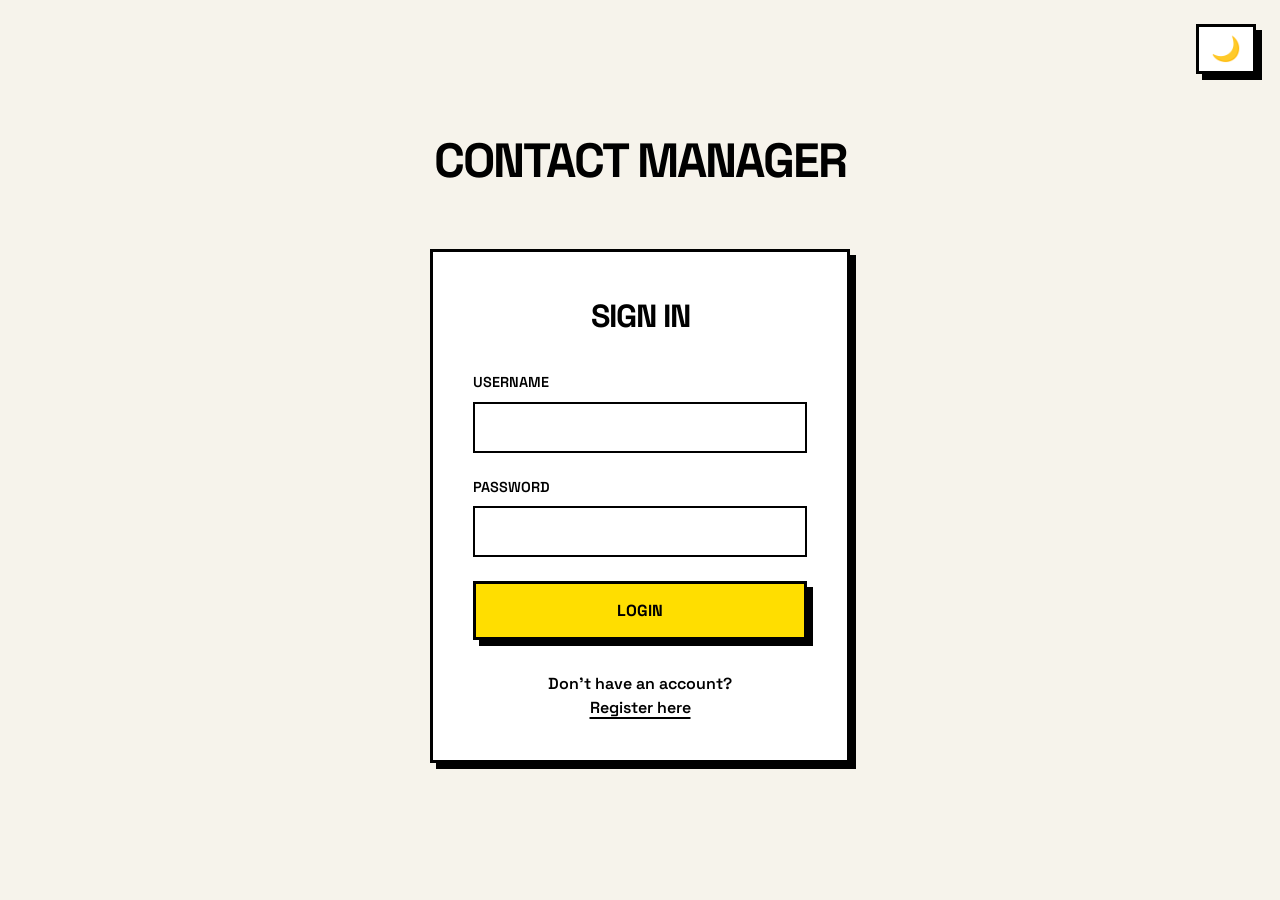
<file: index.html>
<!DOCTYPE html>
<html lang="en">
<head>
    <meta charset="UTF-8">
    <meta name="viewport" content="width=device-width, initial-scale=1.0">
    <title>Contact Manager - Login</title>
    <link rel="stylesheet" href="css/style.css">
    <script src="js/theme.js"></script>
</head>
<body>
    <div style="position: absolute; top: 1.5rem; right: 1.5rem;">
        <button id="themeToggleBtn" class="theme-toggle" aria-label="Toggle Dark Mode">🌙</button>
    </div>
    <div class="auth-container" style="flex-direction: column; gap: 2rem;">
        
        <div style="text-align: center;">
            <h1 style="font-size: 3rem; text-transform: uppercase; font-weight: 700; letter-spacing: -2px; margin-bottom: 2rem; line-height: 1;">Contact Manager</h1>
        </div>

        <!-- Login Form -->
        <div class="auth-card" id="loginCard">
            <h2>Sign In</h2>
            <div id="loginError" class="hidden" style="color: var(--danger-color); text-align: center; margin-bottom: 1rem; font-weight: 700;"></div>
            <form id="loginForm">
                <div class="form-group">
                    <label for="loginUsername">Username</label>
                    <input type="text" id="loginUsername" class="form-control" required>
                </div>
                <div class="form-group">
                    <label for="loginPassword">Password</label>
                    <input type="password" id="loginPassword" class="form-control" required>
                </div>
                <button type="submit" class="btn">Login</button>
            </form>
            <div class="toggle-link">
                Don't have an account? <br><a id="showRegisterBtn">Register here</a>
            </div>
        </div>

        <!-- Register Form -->
        <div class="auth-card hidden" id="registerCard">
            <h2>Create Account</h2>
            <div id="registerError" class="hidden" style="color: var(--danger-color); text-align: center; margin-bottom: 1rem; font-weight: 700;"></div>
            <form id="registerForm">
                <div class="form-group">
                    <label for="regFirstName">First Name</label>
                    <input type="text" id="regFirstName" class="form-control" required>
                </div>
                <div class="form-group">
                    <label for="regLastName">Last Name</label>
                    <input type="text" id="regLastName" class="form-control" required>
                </div>
                <div class="form-group">
                    <label for="regUsername">Username</label>
                    <input type="text" id="regUsername" class="form-control" required>
                </div>
                <div class="form-group">
                    <label for="regPassword">Password</label>
                    <input type="password" id="regPassword" class="form-control" required>
                </div>
                <button type="submit" class="btn">Register</button>
            </form>
            <div class="toggle-link">
                Already have an account? <br><a id="showLoginBtn">Sign In</a>
            </div>
        </div>
    </div>

    <script src="js/login.js"></script>
</body>
</html>
</file>
<file: css/style.css>
@import url('https://fonts.googleapis.com/css2?family=Space+Grotesk:wght@400;600;700&display=swap');

/* AI-assisted: Neo-Brutalist styling generated by Gemini */
:root {
    /* Light Mode - Neo-Brutalist */
    --bg-color: #f6f3eb; /* Off-white / beige */
    --card-bg: #ffffff;
    --text-main: #000000;
    --border-color: #000000;
    --accent-color: #ffde00; /* Punchy Yellow */
    --accent-hover: #ffb700;
    --danger-color: #ff3366; /* Punchy Pink/Red */
    --danger-hover: #d11244;
    --btn-text: #000000;
    
    --shadow-hard: 6px 6px 0px #000000;
    --shadow-hard-hover: 2px 2px 0px #000000;
    --border-thick: 3px solid #000000;
    --border-thin: 2px solid #000000;
    --radius: 0px; /* Sharp corners */
}

[data-theme="dark"] {
    /* Dark Mode - Neo-Brutalist */
    --bg-color: #1a1a1a;
    --card-bg: #2d2d2d;
    --text-main: #ffffff;
    --border-color: #ffffff;
    --accent-color: #ffde00; /* Punchy Yellow */
    --accent-hover: #ffb700;
    --danger-color: #ff3366;
    --danger-hover: #ff668c;
    --btn-text: #000000;
    
    --shadow-hard: 6px 6px 0px #ffffff;
    --shadow-hard-hover: 2px 2px 0px #ffffff;
    --border-thick: 3px solid #ffffff;
    --border-thin: 2px solid #ffffff;
}

* {
    box-sizing: border-box;
    margin: 0;
    padding: 0;
}

body {
    font-family: 'Space Grotesk', system-ui, sans-serif;
    background-color: var(--bg-color);
    color: var(--text-main);
    line-height: 1.5;
    min-height: 100vh;
}

/* Auth Pages (Login/Register) */
.auth-container {
    display: flex;
    justify-content: center;
    align-items: center;
    height: 100vh;
    padding: 1rem;
}

.auth-card {
    background: var(--card-bg);
    border: var(--border-thick);
    box-shadow: var(--shadow-hard);
    padding: 2.5rem;
    width: 100%;
    max-width: 420px;
    border-radius: var(--radius);
}

.auth-card h2 {
    text-align: center;
    margin-bottom: 2rem;
    font-weight: 700;
    font-size: 2rem;
    text-transform: uppercase;
    letter-spacing: -1px;
}

.form-group { margin-bottom: 1.5rem; }

.form-group label {
    display: block;
    margin-bottom: 0.5rem;
    font-weight: 600;
    text-transform: uppercase;
    font-size: 0.9rem;
}

.form-control {
    width: 100%;
    padding: 0.8rem;
    background: var(--card-bg);
    border: var(--border-thin);
    color: var(--text-main);
    font-family: inherit;
    font-size: 1rem;
    font-weight: 600;
}

.form-control:focus {
    outline: none;
    background: var(--bg-color);
}

.btn {
    display: inline-flex;
    align-items: center;
    justify-content: center;
    background: var(--accent-color);
    color: var(--btn-text);
    padding: 1rem;
    border: var(--border-thick);
    box-shadow: var(--shadow-hard);
    font-family: inherit;
    font-size: 1rem;
    font-weight: 700;
    text-transform: uppercase;
    cursor: pointer;
    width: 100%;
    transition: all 0.1s ease;
}

.btn:hover {
    background: var(--accent-hover);
}

.btn:active {
    transform: translate(4px, 4px);
    box-shadow: var(--shadow-hard-hover);
}

.btn-danger {
    background: var(--danger-color);
    color: #ffffff;
}

.btn-danger:hover {
    background: var(--danger-hover);
}

.toggle-link {
    text-align: center;
    margin-top: 2rem;
    font-weight: 600;
}

.toggle-link a {
    color: var(--text-main);
    cursor: pointer;
    text-decoration: underline;
    text-underline-offset: 4px;
    text-decoration-thickness: 2px;
}

.toggle-link a:hover {
    color: var(--accent-color);
    background: var(--text-main);
}

/* Dashboard */
.dashboard-header {
    background: var(--card-bg);
    border-bottom: var(--border-thick);
    padding: 1.5rem 5%;
    display: flex;
    justify-content: space-between;
    align-items: center;
}

.user-info {
    font-weight: 700;
    font-size: 1.2rem;
    text-transform: uppercase;
}

.dashboard-container {
    max-width: 1200px;
    margin: 3rem auto;
    padding: 0 1.5rem;
}

.toolbar {
    display: flex;
    justify-content: space-between;
    align-items: stretch;
    margin-bottom: 3rem;
    gap: 1.5rem;
    flex-wrap: wrap;
}

.search-bar {
    flex-grow: 1;
    max-width: 600px;
    box-shadow: var(--shadow-hard);
}

.contacts-grid {
    display: grid;
    grid-template-columns: repeat(auto-fill, minmax(320px, 1fr));
    gap: 2rem;
}

.contact-card {
    background: var(--card-bg);
    border: var(--border-thick);
    box-shadow: var(--shadow-hard);
    padding: 1.5rem;
    transition: transform 0.1s ease, box-shadow 0.1s ease;
}

.contact-card:hover {
    transform: translate(-4px, -4px);
    box-shadow: 10px 10px 0px var(--border-color);
}

.contact-header {
    font-size: 1.5rem;
    font-weight: 700;
    margin-bottom: 1rem;
    display: flex;
    align-items: center;
    gap: 1rem;
    border-bottom: var(--border-thick);
    padding-bottom: 1rem;
}

.contact-avatar {
    width: 50px;
    height: 50px;
    border: var(--border-thick);
    background: var(--accent-color);
    color: var(--btn-text);
    display: flex;
    align-items: center;
    justify-content: center;
    font-weight: 700;
    font-size: 1.2rem;
    flex-shrink: 0;
}

.contact-detail {
    margin-bottom: 0.5rem;
    display: flex;
    align-items: center;
    gap: 0.75rem;
    font-size: 1rem;
    font-weight: 600;
}

.contact-actions {
    margin-top: 1.5rem;
    display: flex;
    gap: 1rem;
}

/* Modal */
.modal {
    display: none; 
    position: fixed;
    z-index: 1000;
    left: 0;
    top: 0;
    width: 100%;
    height: 100%;
    background-color: rgba(0,0,0,0.8);
    align-items: center;
    justify-content: center;
    padding: 1rem;
}

.modal.active { display: flex; }

.modal-content {
    background: var(--card-bg);
    border: var(--border-thick);
    box-shadow: 12px 12px 0px var(--border-color);
    padding: 2.5rem;
    width: 100%;
    max-width: 500px;
}

.modal-header {
    display: flex;
    justify-content: space-between;
    align-items: center;
    margin-bottom: 2rem;
    border-bottom: var(--border-thick);
    padding-bottom: 1rem;
}

.modal-header h2 { font-weight: 700; font-size: 1.8rem; text-transform: uppercase;}

.close-btn {
    font-size: 2.5rem;
    cursor: pointer;
    font-weight: 700;
    line-height: 1;
}

.close-btn:hover { color: var(--danger-color); }

/* Theme Toggle Button */
.theme-toggle {
    background: var(--card-bg);
    border: var(--border-thick);
    color: var(--text-main);
    font-size: 1.5rem;
    cursor: pointer;
    padding: 0.5rem 0.75rem;
    display: flex;
    align-items: center;
    justify-content: center;
    box-shadow: var(--shadow-hard);
    transition: all 0.1s ease;
}

.theme-toggle:hover {
    background: var(--accent-color);
}

.theme-toggle:active {
    transform: translate(4px, 4px);
    box-shadow: var(--shadow-hard-hover);
}

.hidden { display: none !important; }
</file>
